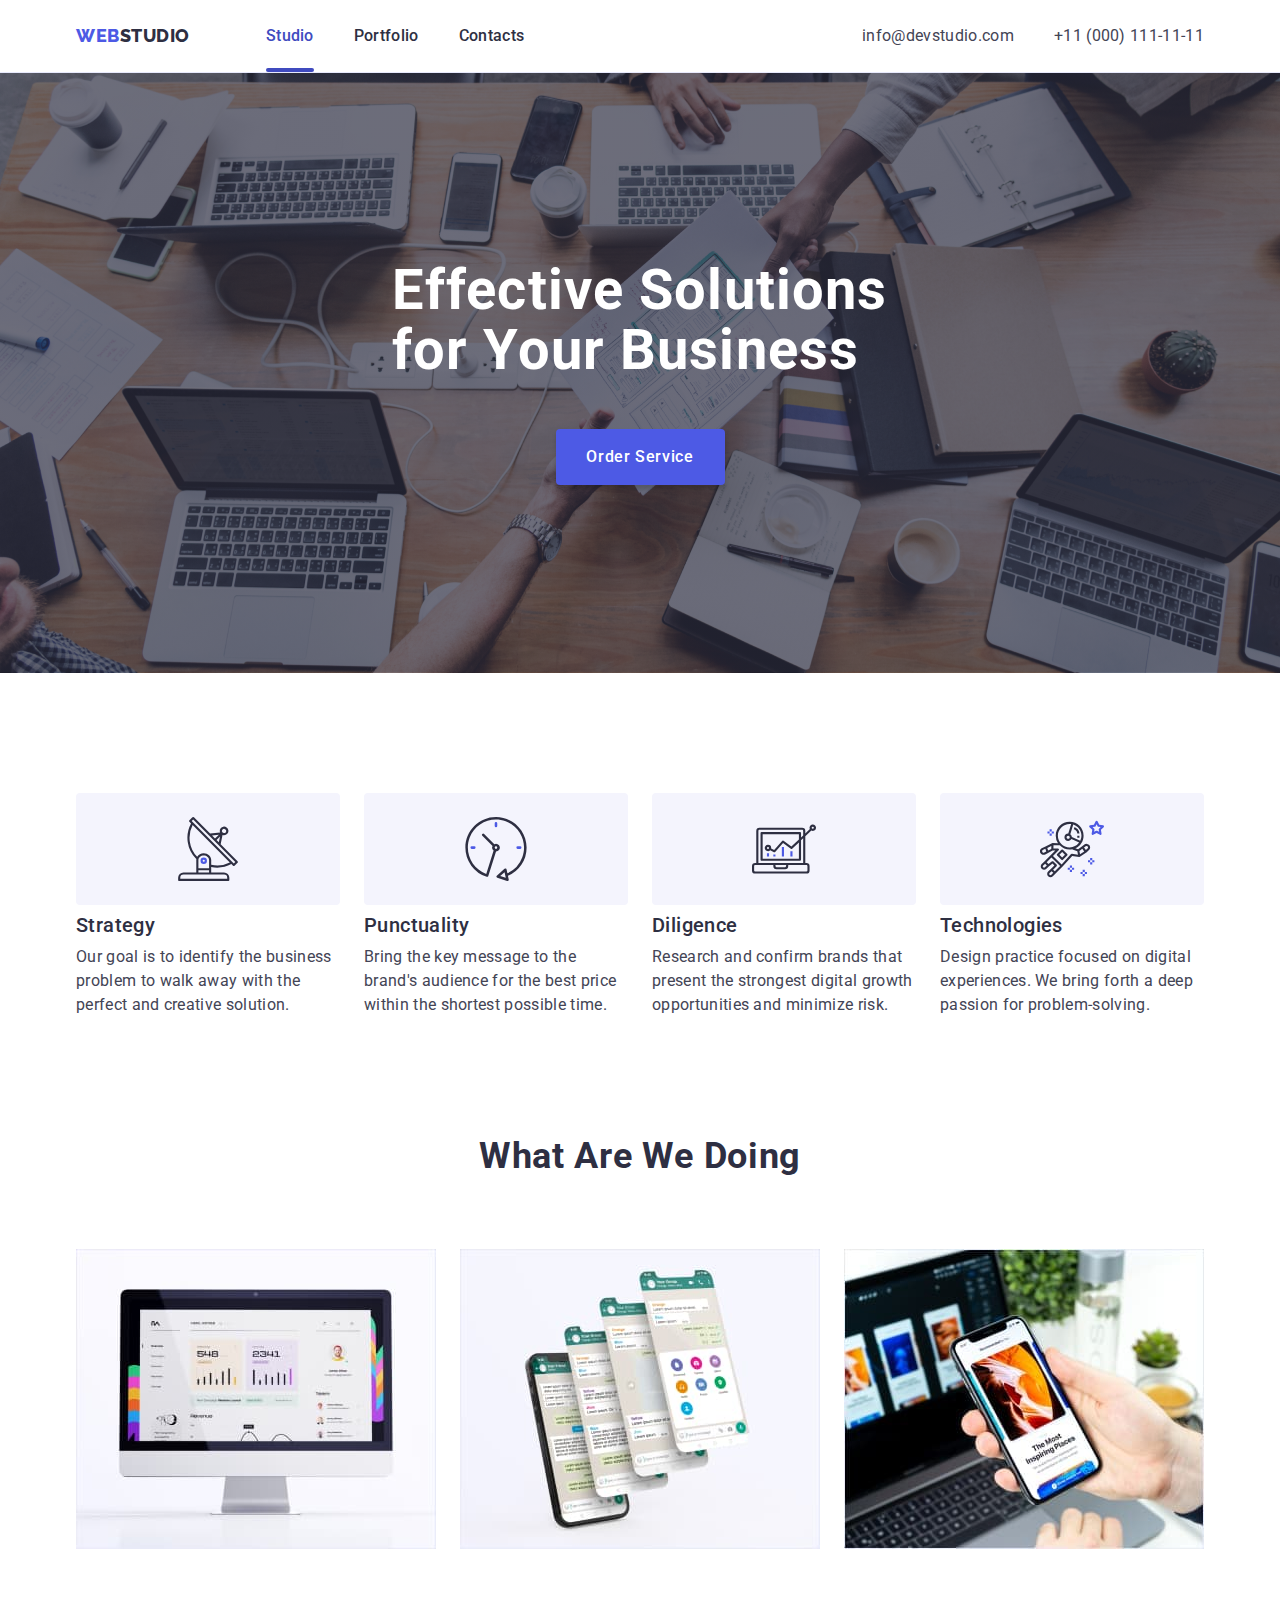
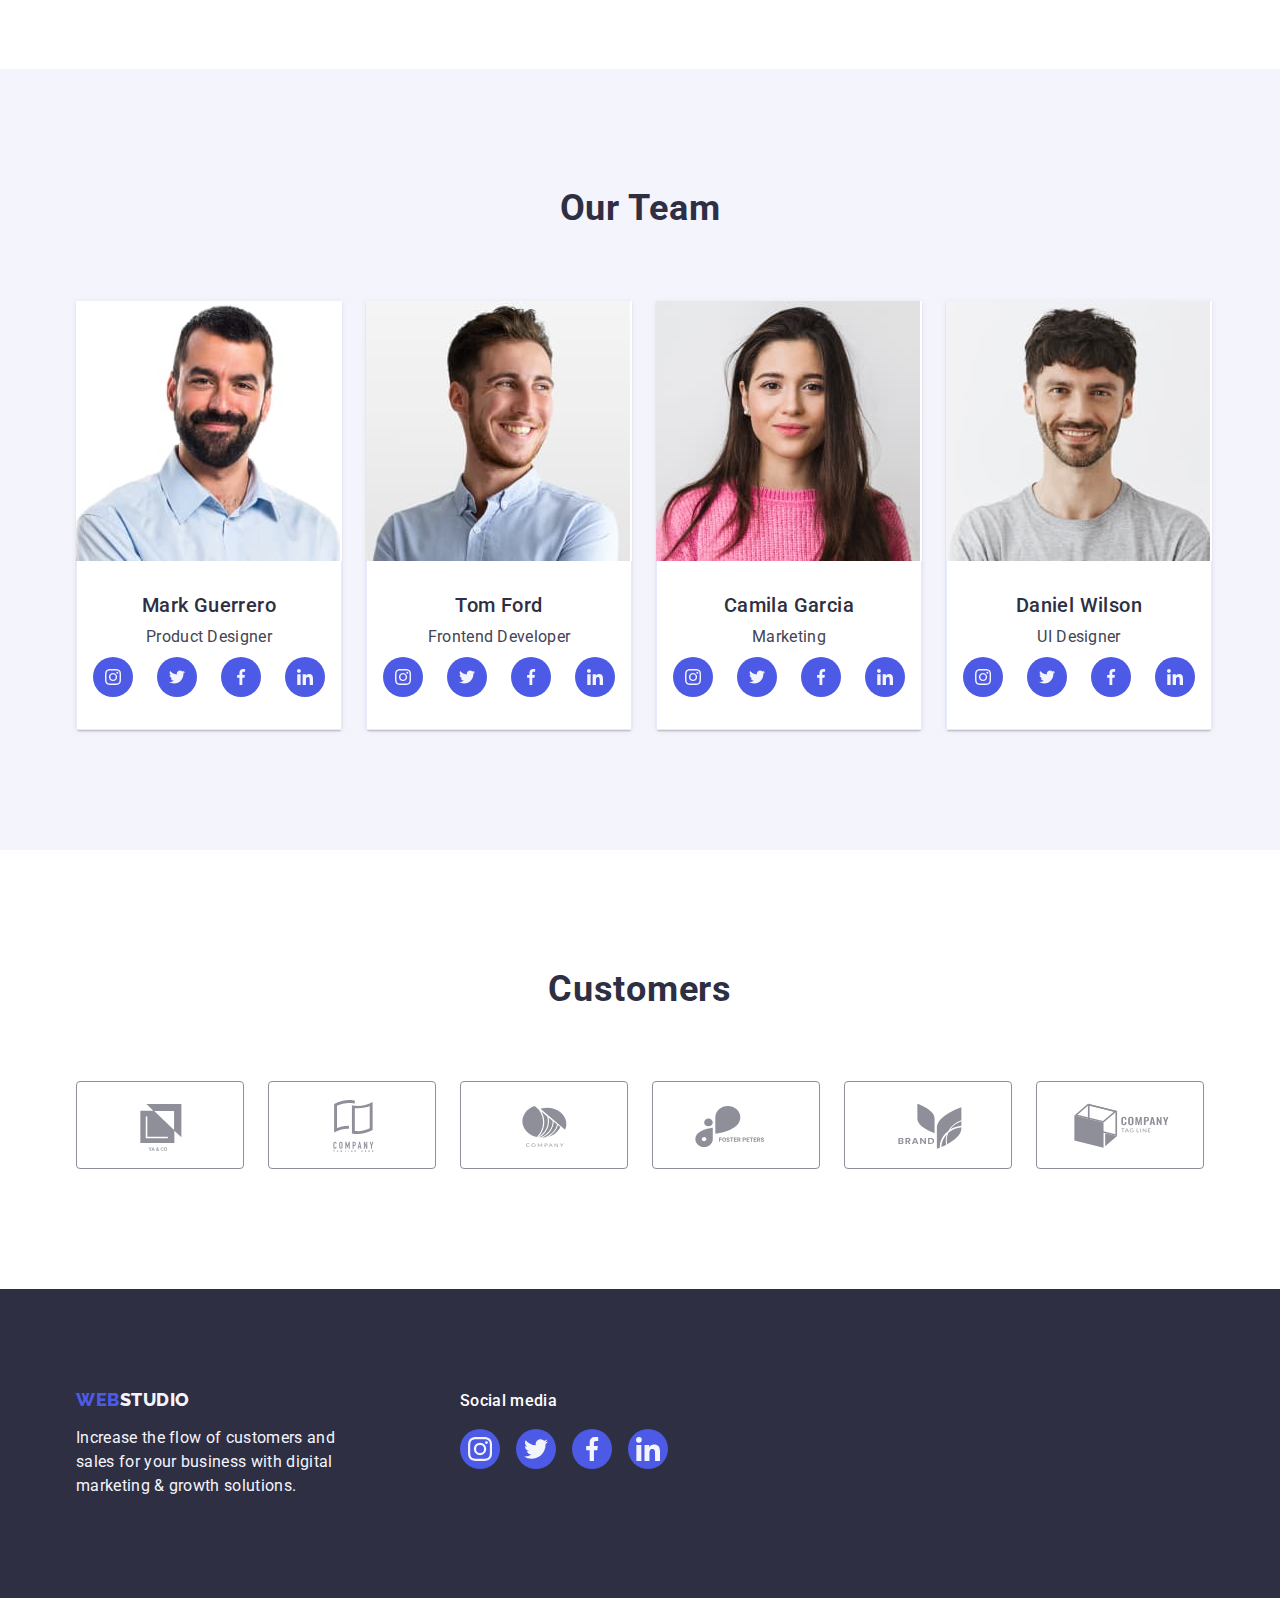
<file: index.html>
<!DOCTYPE html>
  <html lang="en">
  <head>
    <meta charset="UTF-8">
    <meta http-equiv="X-UA-Compatible" content="IE=edge">
    <meta name="viewport" content="width=device-width, initial-scale=1.0">
            <title>Home work 5</title>
         <link rel="preconnect" href="https://fonts.googleapis.com">
         <link rel="preconnect" href="https://fonts.gstatic.com" crossorigin>
         <link href="https://fonts.googleapis.com/css2?family=Raleway:wght@800&family=Roboto:wght@400;500;700;900&display=swap" rel="stylesheet">
            <!-- Normalize -->
         <link rel="stylesheet" href="https://cdn.jsdelivr.net/npm/modern-normalize@1.1.0/modern-normalize.min.css">
         <link rel="stylesheet" href="./css/styles.css"> 
          
      </head>
 
  <body>
    <!-- Шапка сайта -->
    <header class="page-header">
      <div class="container container-header">
      <nav class="page-navigation" >
        <a class="logo link" href="./index.html">Web<span class="logo-naim">Studio</span></a>

        <ul class="menu list nav">
          <li class="menu-item"><a class="menu-link link current" href="./index.html" >Studio</a></li>
          <li class="menu-item"><a class="menu-link link" href="./portfolio.html">Portfolio</a></li>
          <li class="menu-item"><a class="menu-link link" href="">Contacts</a></li>
        </ul>
      </nav>
        <address class="contacts">
          <ul class="list">
             <li class="menu-item">
                 <a class="contact-link link" href="mailto:info@devstudio.com">info@devstudio.com</a>
             </li>
             <li class="menu-item">
                 <a class="contact-link link" href="tel:+110001111111">+11 (000) 111-11-11</a>
            </li>
          </ul>
        </address>
      </div>
    </header>

    <main>
      <!-- Герой -->
      <section class="hero">
        <div class="container container-hero">
        <h1 class="hero-title">Effective Solutions for Your Business 
        </h1>
        <button class="btn" type="button" data-modal-open>Order Service </button>
      </div>     
      </section>

      <!--2 секція----- Особенности -->
      <section class="description">
        <div class="container container-description">
        <h2 class="visually-hidden" >Hang</h2> 
        <ul class="list description-list">
          <li class="stategy">
            <div class="des-icon">
            <svg class="description-icon" width="64" height="64">
            <use href="./images/icons.svg#icon-antenna"></use>
             </svg>
             </div>
            <h3 class="subtitle">Strategy</h3>
            <p class="text">
            Our goal is to identify the business problem to walk away with the perfect and creative solution. 
            </p>
            
          </li>
          <li class="stategy">
            <div class="des-icon">
            <svg class="description-icon" width="64" height="64">
            <use href="./images/icons.svg#icon-clock"></use>
             </svg>
            </div>
            <h3 class="subtitle">Punctuality</h3>
            <p class="text">
              Bring the key message to the brand's audience for the best price within the shortest possible time.
            </p>
            
          </li>
          <li class="stategy">
            <div class="des-icon">
            <svg class="description-icon" width="64" height="64">
            <use href="./images/icons.svg#icon-diagram"></use>
             </svg>
             </div>
            <h3 class="subtitle">Diligence</h3>
            <p class="text">
              Research and confirm brands that present the strongest digital growth opportunities and minimize risk.</p>
            </li>
          <li class="stategy">
            <div class="des-icon">
             <svg class="description-icon" width="64" height="64">
            <use href="./images/icons.svg#icon-astronaut"></use>
             </svg>
            </div>
            <h3 class="subtitle">Technologies</h3>
            <p class="text">
             Design practice focused on digital experiences. We bring forth a deep passion for problem-solving.
            </p>
            
          </li>
        </ul>
        </div>
      </section>

      <!--3 секція---- Примеры работ -->
      <section class="work">
        <div class="container container-work">
        <h2 class="subject">What are we doing</h2>

        <ul class="list list-work">
          <li class="title-work" >
            <img src="./images/laptop.jpg" alt="laptop" width="360" >
          </li>
          <li class="title-work">
            <img src="./images/files.jpg" alt="files" width="360" >
           </li>
          <li class="title-work" >
             <img src="./images/mobile.jpg" alt="mobile" width="360">
          </li>
        </ul>
        </div>
      </section>

      <!-- 4 секція----Our Team -->
      <section class="team">
        <div class="container">
        <h2 class="subject team-list">Our Team</h2>
        <ul class="list list-people">
          <li class="team-group">
            <img src="./images/Mark.jpg" alt="Mark Guerrero" width="264">
            <div class="card-content">
              <h3 class="subtitle team-subtitle">Mark Guerrero</h3>
              <p class="text text-subtitle">Product Designer</p>

              <ul class="socials list">
                  <li class="socials-item">
                    <a
                      class="socials-link link"
                      href="https://instagram.com"
                      target="_blank"
                      rel="noopener noreferrer"
                      aria-label="Instagram icon"
                    >
                      <svg class="socials-icon" width="16" height="16">
                        <use href="./images/icons.svg#icon-instagram"></use>
                      </svg>
                    </a>
                  </li>
                  <li class="socials-item">
                    <a
                      class="socials-link link"
                      href="https://twitter.com"
                      target="_blank"
                      rel="noopener noreferrer"
                      aria-label="Twitter icon"
                    >
                      <svg class="socials-icon" width="16" height="16">
                        <use href="./images/icons.svg#icon-twitter"></use>
                      </svg>
                    </a>
                  </li>
                  <li class="socials-item">
                    <a
                      class="socials-link link"
                      href="https://www.facebook.com"
                      target="_blank"
                      rel="noopener noreferrer"
                      aria-label="Facebook icon"
                    >
                      <svg class="socials-icon" width="16" height="16">
                        <use href="./images/icons.svg#icon-facebook"></use>
                      </svg>
                    </a>
                  </li>
                  <li class="socials-item">
                    <a
                      class="socials-link link"
                      href="https://www.linkedin.com"
                      target="_blank"
                      rel="noopener noreferrer"
                      aria-label="Linkedin icon"
                    >
                      <svg class="socials-icon" width="16" height="16">
                        <use href="./images/icons.svg#icon-linkedin"></use>
                      </svg>
                    </a>
                  </li>
                </ul>



            </div>
           </li>
          <li class="team-group">
             <img src="./images/Tom.jpg" alt="Tom Ford" width="264">
             <div class="card-content">
             <h3 class="subtitle team-subtitle">Tom Ford</h3>
             <p class="text text-subtitle">Frontend Developer</p>
             <ul class="socials list">
                  <li class="socials-item">
                    <a
                      class="socials-link link"
                      href="https://instagram.com"
                      target="_blank"
                      rel="noopener noreferrer"
                      aria-label="Instagram icon"
                    >
                      <svg class="socials-icon" width="16" height="16">
                        <use href="./images/icons.svg#icon-instagram"></use>
                      </svg>
                    </a>
                  </li>
                  <li class="socials-item">
                    <a
                      class="socials-link link"
                      href=""
                      target="_blank"
                      rel="noopener noreferrer"
                      aria-label="Twitter icon"
                    >
                      <svg class="socials-icon" width="16" height="16">
                        <use href="./images/icons.svg#icon-twitter"></use>
                      </svg>
                    </a>
                  </li>
                  <li class="socials-item">
                    <a
                      class="socials-link link"
                      href="https://www.facebook.com"
                      target="_blank"
                      rel="noopener noreferrer"
                      aria-label="Facebook icon"
                    >
                      <svg class="socials-icon" width="16" height="16">
                        <use href="./images/icons.svg#icon-facebook"></use>
                      </svg>
                    </a>
                  </li>
                  <li class="socials-item">
                    <a
                      class="socials-link link"
                      href="https://www.linkedin.com"
                      target="_blank"
                      rel="noopener noreferrer"
                      aria-label="Linkedin icon"
                    >
                      <svg class="socials-icon" width="16" height="16">
                        <use href="./images/icons.svg#icon-linkedin"></use>
                      </svg>
                    </a>
                  </li>
                </ul>
             </div>
          </li>
          <li class="team-group">
            <img src="./images/Camila.jpg" alt="Camila Garcia" width="264">
            <div class="card-content">
            <h3 class="subtitle team-subtitle">Camila Garcia</h3>
            <p class="text text-subtitle">Marketing</p>
             <ul class="socials list">
                  <li class="socials-item">
                    <a
                      class="socials-link link"
                      href="https://instagram.com"
                      target="_blank"
                      rel="noopener noreferrer"
                      aria-label="Instagram icon"
                    >
                      <svg class="socials-icon" width="16" height="16">
                        <use href="./images/icons.svg#icon-instagram"></use>
                      </svg>
                    </a>
                  </li>
                  <li class="socials-item">
                    <a
                      class="socials-link link"
                      href="https://twitter.com"
                      target="_blank"
                      rel="noopener noreferrer"
                      aria-label="Twitter icon"
                    >
                      <svg class="socials-icon" width="16" height="16">
                        <use href="./images/icons.svg#icon-twitter"></use>
                      </svg>
                    </a>
                  </li>
                  <li class="socials-item">
                    <a
                      class="socials-link link"
                      href="https://www.facebook.com"
                      target="_blank"
                      rel="noopener noreferrer"
                      aria-label="Facebook icon"
                    >
                      <svg class="socials-icon" width="16" height="16">
                        <use href="./images/icons.svg#icon-facebook"></use>
                      </svg>
                    </a>
                  </li>
                  <li class="socials-item">
                    <a
                      class="socials-link link"
                      href="https://www.linkedin.com"
                      target="_blank"
                      rel="noopener noreferrer"
                      aria-label="Linkedin icon"
                    >
                      <svg class="socials-icon" width="16" height="16">
                        <use href="./images/icons.svg#icon-linkedin"></use>
                      </svg>
                    </a>
                  </li>
                </ul>
            </div>
          </li>
          <li class="team-group">
            <img src="./images/Daniel.jpg" alt="Daniel Wilson" width="264">
            <div class="card-content">
            <h3 class="subtitle team-subtitle">Daniel Wilson</h3>
            <p class="text text-subtitle">UI Designer</p>
             <ul class="socials list">
                  <li class="socials-item">
                    <a
                      class="socials-link link"
                      href="https://instagram.com"
                      target="_blank"
                      rel="noopener noreferrer"
                      aria-label="Instagram icon"
                    >
                      <svg class="socials-icon" width="16" height="16">
                        <use href="./images/icons.svg#icon-instagram"></use>
                      </svg>
                    </a>
                  </li>
                  <li class="socials-item">
                    <a
                      class="socials-link link"
                      href="https://twitter.com"
                      target="_blank"
                      rel="noopener noreferrer"
                      aria-label="Twitter icon"
                    >
                      <svg class="socials-icon" width="16" height="16">
                        <use href="./images/icons.svg#icon-twitter"></use>
                      </svg>
                    </a>
                  </li>
                  <li class="socials-item">
                    <a
                      class="socials-link link"
                      href="https://www.facebook.com"
                      target="_blank"
                      rel="noopener noreferrer"
                      aria-label="Facebook icon"
                    >
                      <svg class="socials-icon" width="16" height="16">
                        <use href="./images/icons.svg#icon-facebook"></use>
                      </svg>
                    </a>
                  </li>
                  <li class="socials-item">
                    <a
                      class="socials-link link"
                      href="https://www.linkedin.com"
                      target="_blank"
                      rel="noopener noreferrer"
                      aria-label="Linkedin icon"
                    >
                      <svg class="socials-icon" width="16" height="16">
                        <use href="./images/icons.svg#icon-linkedin"></use>
                      </svg>
                    </a>
                  </li>
                </ul>
            </div>
          </li>
        </ul>
        </div>
      </section>
   
    <!-- 5 секція----Customers -->
    <section class="customers-section">
      <div class="container">
         <h2 class="title-customers">Customers</h2>
      <ul class="customers list">
                  <li class="customers-item">
                    <a class="partner-border" href="">
                      <svg class="customers-icon" width="104" height="56">
                        <use href="./images/icons.svg#icon-client1"></use>
                      </svg>
                    </a>
                    
                  </li>
                  <li class="customers-item">
                     <a class="partner-border" href="">
                  <svg class="customers-icon" width="104" height="56">
                        <use href="./images/icons.svg#icon-client2"></use>
                      </svg>
                      </a>
                    
                  </li>
                  <li class="customers-item">
                     <a class="partner-border" href="">
                      <svg class="customers-icon" width="104" height="56">
                        <use href="./images/icons.svg#icon-client3"></use>
                      </svg>
                    </a>
                  </li>
                  <li class="customers-item">
                    <a class="partner-border" href="">
                      <svg class="customers-icon" width="104" height="56">
                        <use href="./images/icons.svg#icon-client4"></use>
                      </svg>
                      </a>
                  </li>
                  <li class="customers-item">
                    <a class="partner-border" href="">
                      <svg class="customers-icon" width="104" height="56">
                        <use href="./images/icons.svg#icon-client5"></use>
                      </svg>
                    </a>
                  </li>
                  <li class="customers-item">
                      <a class="partner-border" href="">
                      <svg class="customers-icon" width="104" height="56">
                        <use href="./images/icons.svg#icon-client6"></use>
                      </svg>
                      </a>
                  </li>
                </ul>
      </div>
    </section>
     </main>

    <!-- Футер -->
   <footer class="footer-stile">
      <div class="container container-footer">
        <div class="footer-logo">
      <a class="logo link footers" href="./index.html">Web<span class="logo-footer">Studio</span></a>
      <p class="text-footer">Increase the flow of customers and sales 
        for your business with digital marketing & 
        growth solutions.</p>
        </div>
        <div class="footer-social">
        <p class="footer-media">Social media</p>
        <ul class="socials-footer list">
                  <li class="socials-item">
                    <a
                      class="socials-link-footer link"
                      href="https://instagram.com"
                      target="_blank"
                      rel="noopener noreferrer"
                      aria-label="Instagram icon"
                    >
                      <svg class="socials-icon" width="24" height="24">
                        <use href="./images/icons.svg#icon-instagram"></use>
                      </svg>
                    </a>
                  </li>
                  <li class="socials-item">
                    <a
                      class="socials-link-footer link"
                      href="https://twitter.com"
                      target="_blank"
                      rel="noopener noreferrer"
                      aria-label="Twitter icon"
                    >
                      <svg class="socials-icon" width="24" height="24">
                        <use href="./images/icons.svg#icon-twitter"></use>
                      </svg>
                    </a>
                  </li>
                  <li class="socials-item">
                    <a
                      class="socials-link-footer link"
                      href="https://www.facebook.com"
                      target="_blank"
                      rel="noopener noreferrer"
                      aria-label="Facebook icon"
                    >
                      <svg class="socials-icon" width="24" height="24">
                        <use href="./images/icons.svg#icon-facebook"></use>
                      </svg>
                    </a>
                  </li>
                  <li class="socials-item">
                    <a
                      class="socials-link-footer link"
                      href="https://www.linkedin.com"
                      target="_blank"
                      rel="noopener noreferrer"
                      aria-label="Linkedin icon"
                    >
                      <svg class="socials-icon" width="24" height="24">
                        <use href="./images/icons.svg#icon-linkedin"></use>
                      </svg>
                    </a>
                  </li>
                </ul>
                </div>
    </div>
    </footer>

<!-- Modal window -->
    <div class="backdrop is-hidden" data-modal>
      <div class="modal">
        <button class="modal-btn"  type="button" data-modal-close>
          <svg class="modal-icon" width="20" height="20">
            <use href="./images/icons.svg#icon-close"></use>
          </svg>
        </button>
      </div>
    </div>
    <script src="./js/modal.js"></script>
  </body>
</html>
</file>
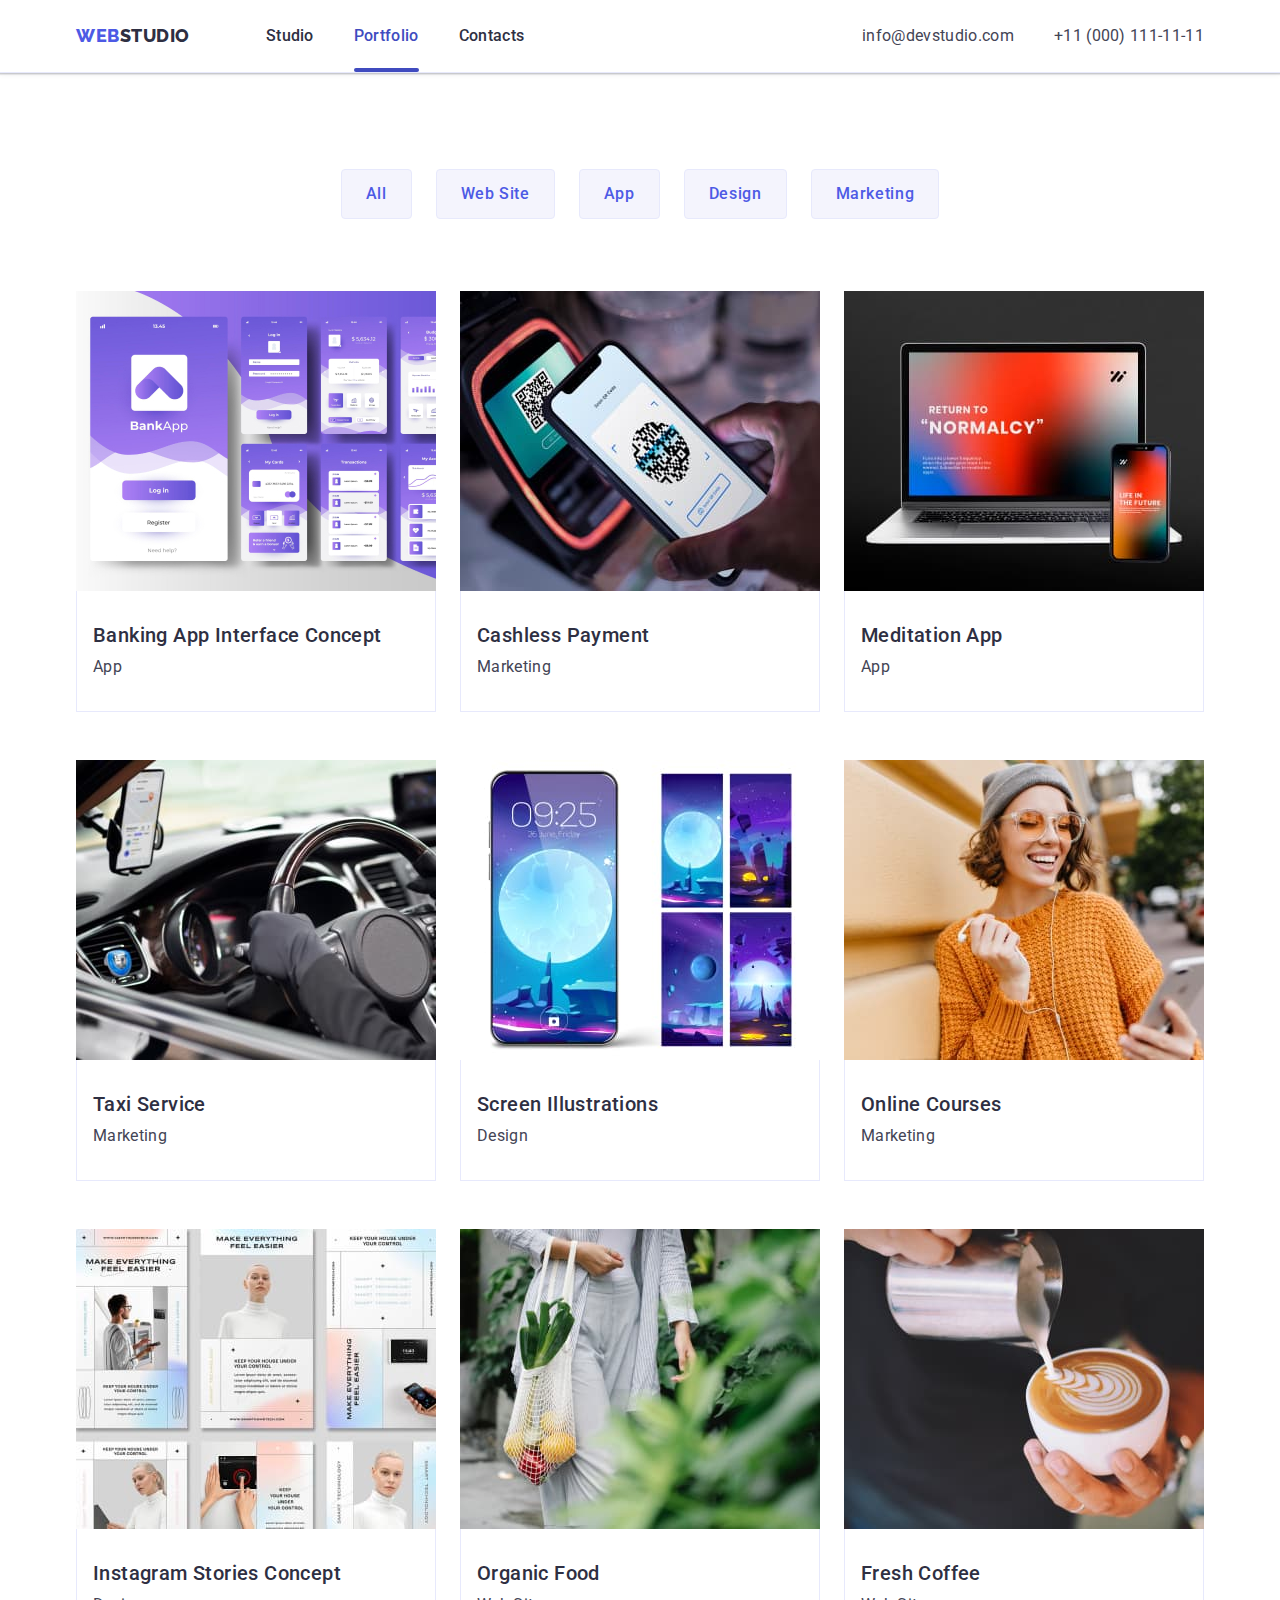
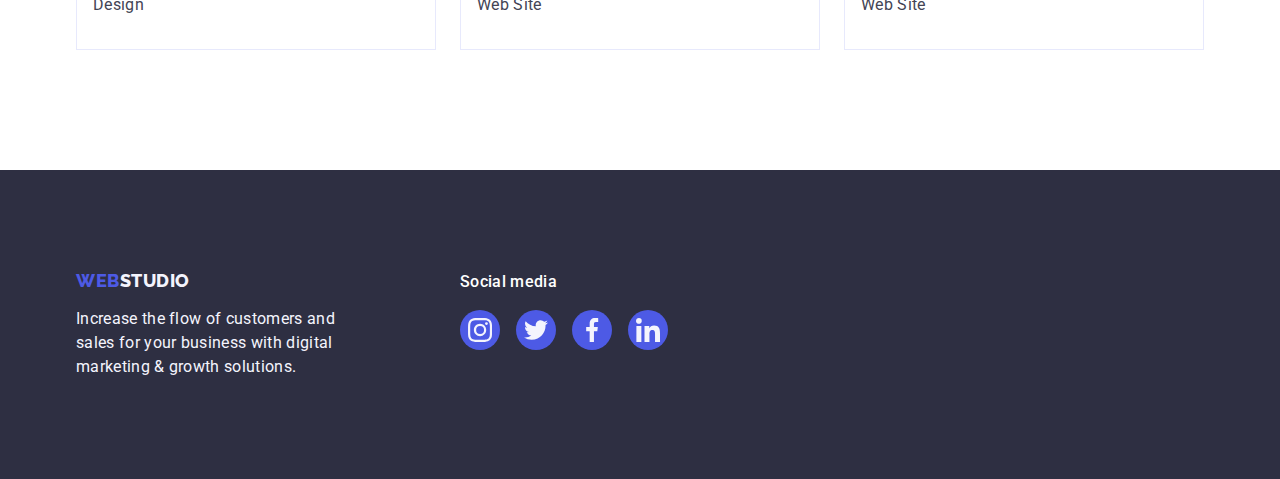
<file: portfolio.html>
<!DOCTYPE html>
  <html lang="en">
  <head>
    <meta charset="UTF-8">
    <meta http-equiv="X-UA-Compatible" content="IE=edge">
    <meta name="viewport" content="width=device-width, initial-scale=1.0">
    <!-- <link rel="icon" href="data:;base64,="> -->
         <title>Portfolio</title>
         <link rel="preconnect" href="https://fonts.googleapis.com">
         <link rel="preconnect" href="https://fonts.gstatic.com" crossorigin>
         <link href="https://fonts.googleapis.com/css2?family=Raleway:wght@800&family=Roboto:wght@400;500;700;900&display=swap" rel="stylesheet">
         <link rel="stylesheet" href="https://cdn.jsdelivr.net/npm/modern-normalize@1.1.0/modern-normalize.min.css">
         <link rel="stylesheet" href="./css/styles.css">
  </head>
  
<body>
    <!-- Шапка сайта -->
    <header class="page-header">
      <div class="container container-header">
      <nav class="page-navigation" >
        <a class="logo link" href="./index.html">Web<span class="logo-naim">Studio</span></a>

        <ul class="menu list nav">
          <li class="menu-item"><a class="menu-link link" href="./index.html" >Studio</a></li>
          <li class="menu-item"><a class="menu-link  current link" href="./portfolio.html">Portfolio</a></li>
          <li class="menu-item"><a class="menu-link link" href="">Contacts</a></li>
        </ul>
      </nav>
        <address class="contacts">
          <ul class="list">
             <li class="menu-item">
                 <a class="contact-link link" href="mailto:info@devstudio.com">info@devstudio.com</a>
             </li>
             <li class="menu-item">
                 <a class="contact-link link" href="tel:+110001111111">+11 (000) 111-11-11</a>
            </li>
          </ul>
        </address>
      </div>
    </header>

<main> 
    <section class="portfolio">
       <div class="container">
      <h1 class="visually-hidden">Portfolio</h1>
        <ul class="list desc ">
            <li>
         <button class="scrolls" type="button" >All</button>
            </li>
            <li>
                <button class="scrolls" type="button">Web Site</button>
            </li>
            <li>
                <button class="scrolls" type="button" id="app">App</button>
            </li>
            <li>
                <button class="scrolls" type="button">Design</button>
            </li>
            <li>
                <button class="scrolls" type="button">Marketing</button>
            </li>
        </ul>
       <ul class="list list-portfolio" >
          <li class="item-card" href="#app">
            <a class="link portfolio-link" href="">
           <div class="box" >
              <img class="down-card" src="./images/banking.jpg" alt="Banking App Interface Concept" width="360">
              <div class="overlay"> 
              <p> 14 Stylish and User-Friendly App Design Concepts · Task Manager App ·
                     Calorie Tracker App · Exotic Fruit Ecommerce App · Cloud Storage App
                  </p>
                  </div> 
               </div> 
             
            <div class="card-content">
            <h2 class="subtitle">Banking App Interface Concept</h2>
            <p class="text">App</p>
             </div>
            </a>
            
          </li>
          <li class="item-card">
            <a class="link portfolio-link" href="">
              <!-- <button data-modal-open> -->
               <div class="box" >
                  <img class="down-card" src="./images/payment.jpg" alt="Cashless Payment" width="360">
                <div class="overlay"> 
                  <p> 14 Stylish and User-Friendly App Design Concepts · Task Manager App ·
                     Calorie Tracker App · Exotic Fruit Ecommerce App · Cloud Storage App
                  </p>
                </div>
               </div> 
             
              <!-- </button> -->
              <div class="card-content">
            <h2 class="subtitle">Cashless Payment</h2>
            <p class="text">Marketing</p>
           </div>  
          </a>
           
          </li>
          <li class="item-card" id="app">
              <a class="link portfolio-link" href="">
                <div class="box" >
            <img  class="down-card" src="./images/meditation.jpg" alt="Meditation App" width="360">
            <div class="overlay">       
            <p> 14 Stylish and User-Friendly App Design Concepts · Task Manager App ·
                     Calorie Tracker App · Exotic Fruit Ecommerce App · Cloud Storage App
                  </p>
            </div>
               </div> 
               
               <div class="card-content">
            <h2 class="subtitle">Meditation App</h2>
            <p class="text">App</p>
           </div>  
          </a>
            
          </li>
  
    
         <li class="item-card">
           <a class="link portfolio-link" href="">
            <div class="box">
            <img class="down-card" src="./images/taxi.jpg" alt="Taxi Service" width="360">
             <div class="overlay">       
            <p> 14 Stylish and User-Friendly App Design Concepts · Task Manager App ·
                     Calorie Tracker App · Exotic Fruit Ecommerce App · Cloud Storage App
                  </p>
            </div>
            </div>
            <div class="card-content">
            <h2 class="subtitle">Taxi Service</h2>
            <p class="text">Marketing</p>
            </div>
            </a>
          </li>
          <li class="item-card">
            <a class="link portfolio-link" href="">
            <div class="box">
              <img class="down-card" src="./images/screen.jpg" alt="Screen Illustrations" width="360">
            <div class="overlay">       
            <p> 14 Stylish and User-Friendly App Design Concepts · Task Manager App ·
                     Calorie Tracker App · Exotic Fruit Ecommerce App · Cloud Storage App
                  </p>
            </div>
            </div>
            <div class="card-content">
            <h2 class="subtitle">Screen Illustrations</h2>
            <p class="text">Design</p>
          </div>  
          </a>
            
          </li>
          <li class="item-card">
             <a class="link portfolio-link" href="">
           <div class="box">
              <img class="down-card" src="./images/courses.jpg" alt="Online Courses" width="360">
           <div class="overlay">       
            <p> 14 Stylish and User-Friendly App Design Concepts · Task Manager App ·
                     Calorie Tracker App · Exotic Fruit Ecommerce App · Cloud Storage App
                  </p>
            </div>
            </div>
            <div class="card-content">
              <h2 class="subtitle">Online Courses</h2>
            <p class="text">Marketing</p>
           </div>  
          </a>
           
          </li>
    
         <li class="item-card">
           <a class="link portfolio-link" href="">
            <div class="box">
            <img class="down-card" src="./images/instagram.jpg" alt="Instagram Stories Concept" width="360">
             <div class="overlay">       
            <p> 14 Stylish and User-Friendly App Design Concepts · Task Manager App ·
                     Calorie Tracker App · Exotic Fruit Ecommerce App · Cloud Storage App
                  </p>
            </div>
            </div>
            <div class="card-content">
            <h2 class="subtitle">Instagram Stories Concept</h2>
            <p class="text">Design</p>
          </div>  
          </a>
            
          </li>
          <li class="item-card">
             <a class="link portfolio-link" href="">
            <div class="box">
              <img class="down-card" src="./images/organic.jpg" alt="Organic Food" width="360">
           <div class="overlay">       
            <p> 14 Stylish and User-Friendly App Design Concepts · Task Manager App ·
                     Calorie Tracker App · Exotic Fruit Ecommerce App · Cloud Storage App
                  </p>
            </div>
            </div>
            <div class="card-content">
            <h2 class="subtitle">Organic Food</h2>
            <p class="text">Web Site</p>
           </div>  
          </a>
           
          </li>
          <li class="item-card">
            <a class="link portfolio-link" href="">
            <div class="box">
              <img class="down-card" src="./images/coffee.jpg" alt="Fresh Coffee" width="360">
              <div class="overlay">       
            <p> 14 Stylish and User-Friendly App Design Concepts · Task Manager App ·
                     Calorie Tracker App · Exotic Fruit Ecommerce App · Cloud Storage App
                  </p>
            </div>
            </div>
            <div class="card-content">
            <h2 class="subtitle">Fresh Coffee</h2>
            <p class="text">Web Site</p>
        </div>
          </a>
        
          </li>
          </ul>
    </div>
   </section>
    </main> 
        <!-- Футер -->
   <footer class="footer-stile">
      <div class="container container-footer">
        <div class="footer-logo">
      <a class="logo link footers" href="./index.html">Web<span class="logo-footer">Studio</span></a>
      <p class="text-footer">Increase the flow of customers and sales 
        for your business with digital marketing & 
        growth solutions.</p>
        </div>
        <div class="footer-social">
        <p class="footer-media">Social media</p>
        <ul class="socials-footer list">
                  <li class="socials-item">
                    <a
                      class="socials-link-footer link"
                      href="https://instagram.com"
                      target="_blank"
                      rel="noopener noreferrer"
                      aria-label="Instagram icon"
                    >
                      <svg class="socials-icon" width="24" height="24">
                        <use href="./images/icons.svg#icon-instagram"></use>
                      </svg>
                    </a>
                  </li>
                  <li class="socials-item">
                    <a
                      class="socials-link-footer link"
                      href="https://twitter.com"
                      target="_blank"
                      rel="noopener noreferrer"
                      aria-label="Twitter icon"
                    >
                      <svg class="socials-icon" width="24" height="24">
                        <use href="./images/icons.svg#icon-twitter"></use>
                      </svg>
                    </a>
                  </li>
                  <li class="socials-item">
                    <a
                      class="socials-link-footer link"
                      href="https://www.facebook.com"
                      target="_blank"
                      rel="noopener noreferrer"
                      aria-label="Facebook icon"
                    >
                      <svg class="socials-icon" width="24" height="24">
                        <use href="./images/icons.svg#icon-facebook"></use>
                      </svg>
                    </a>
                  </li>
                  <li class="socials-item">
                    <a
                      class="socials-link-footer link"
                      href="https://www.linkedin.com"
                      target="_blank"
                      rel="noopener noreferrer"
                      aria-label="Linkedin icon"
                    >
                      <svg class="socials-icon" width="24" height="24">
                        <use href="./images/icons.svg#icon-linkedin"></use>
                      </svg>
                    </a>
                  </li>
                </ul>
                </div>
    </div>
    </footer>
  </body>
</html>
</file>
<file: css/styles.css>
/* root */
:root{
 --iris:#4D5AE5;
 --ocean:#404BBF;
 --navy-blue:#2E2F42;
 --green:#31D0AA;
 --slate:#434455;
 --light-slate:#8E8F99;
 --cornflower:#E7E9FC;
 --cloud:#F4F4FD;
 --navy-blue-modal:#2E2F42;
 --grey:#2E2F42;
 --white:#FFFFFF; 
 --anim-fast: 250ms cubic-bezier(0.4, 0, 0.2, 1);
}

p, h1, h2, h3, h4{
margin-top: 0;
margin-bottom: 0;
}
ul,li{
    margin-top: 0;
    margin-bottom: 0;
    padding-left: 0;
}
img{
    display: block;
}

address{
    font-style: normal;
}
body{
     color:var(--slate);
     font-family: "Roboto", sans-serif;
     background:var(--white);
      /* max-width: 1440px; */
       }
.list{
    list-style: none;
    display: flex;
    align-items: center;
    gap: 40px;
}
.link{
    text-decoration: none;
}
.container{
     width: 1158px;
     padding: 0 15px; 
     margin: 0 auto;
     /* outline: 2px solid red; */
      }

/* ==========Шапка сайту HEADER========== */
.container-header{
  display: flex;

  align-items: center;
  justify-content: space-between;
}
.page-header{
    /* position: fixed;
  width: 100%; */
   border-bottom: 1px solid var(--cornflower);
    box-shadow: 0px 2px 1px rgba(46, 47, 66, 0.08), 0px 1px 1px rgba(46, 47, 66, 0.16), 0px 1px 6px rgba(46, 47, 66, 0.08); 
    
}
.page-navigation{
    display: flex;
    align-items: center; 
   
}
.logo{
    margin-right: 76px;
font-family: 'Raleway', sans-serif;
font-weight: 800;
font-size: 18px;
line-height: 1.17;
letter-spacing: 0.03em;
text-transform: uppercase;
color: var(--iris);
}
.logo-naim{
    color:var(--navy-blue);
}
.menu{
    /* position: absolute; */
  display: flex;
  align-items: center;
}

.menu-link{
    position: relative;
    display: block;
    padding-top: 24px; 
    padding-bottom: 24px;
    font-weight: 500;
    font-size: 16px;
    line-height: 1.5;
    letter-spacing: 0.02em;
    color: var(--navy-blue);
    transition: color var(--anim-fast);
}
.menu-link:hover,
.menu-link:focus{
    color:var(--ocean);
}
.menu-link::after{
  content: '';
  position: absolute;
  bottom:0;
  left: 0;

  display: block;
  width: 100%;
  height: 4px;
  border-radius: 4px;

}
.menu-link.current{
color: var(--ocean);
transition: background-color var(--anim-fast);
}
.menu-link.current::after
/* .menu-link:hover::after,
.menu-link:focus::after  */
{
  background-color: var(--ocean);
}
.contact-link{
 display: flex;
 align-items: center;
 font-size: 16px;
 line-height: 1.5;
 letter-spacing: 0.02em;
 color: var(--slate);
 transition: color var(--anim-fast);

}
.contact-link:hover,
.contact-link:focus{
    color:var(--ocean);
}

/* ========== 1 секція HERO========== */
.container-hero{
 
    justify-content: center;
}
.hero{
    padding: 188px 0;
    background-color:var(--navy-blue);
    background-image: linear-gradient(rgba(46, 47, 66, 0.7), rgba(46, 47, 66, 0.7)), url(../images/img-name.jpg);
    background-repeat: no-repeat;
    background-position: center;
    background-size: cover;
    max-width: 1440px;
    margin-left: auto;
    margin-right: auto;
   
   
    
}
.hero-title{
    display: block;
    margin-left: auto;
    margin-right: auto;
font-weight: 700;
font-size: 56px;
line-height: 1.07;
letter-spacing: 0.02em;
 color:var(--white); 
 max-width: 496px;
 margin-bottom: 48px;
 
}

.btn{
display: block;
margin-left: auto;
margin-right: auto;
min-width: 169px;
height: 56px;
border: none; 
font-family: inherit;
font-weight: 500;
font-size: 16px;
line-height: 1.5;
align-items: center;
letter-spacing: 0.04em;
color: var(--white);
background: var(--iris);
box-shadow: 0px 4px 4px rgba(0, 0, 0, 0.15);
border-radius: 4px;
cursor: pointer;
transition: background var(--anim-fast);
}
.btn:hover,
.btn:focus{
    background:var(--ocean);
}
/* ==========2 секція HANG========== */
.container-description{
display: flex;
}
.description{
padding: 120px 0 ;
}
.description-list{
    display: flex;
    flex-wrap: wrap;
    gap: 24px;
   }
   .des-icon{
 display: flex;
  height: 112px;
  align-items: center;
  justify-content: center;
  /* margin: 24px; */
background-color:var(--cloud);
border-radius: 4px;
  margin-bottom: 8px;
}
.description-icon{
 margin: 24px ;
}


.stategy{
    flex-basis:calc((100% - 72px) / 4);
}
.subtitle{
font-weight: 500;
font-size: 20px;
line-height: 1.2;
letter-spacing: 0.02em;
color: var(--navy-blue);
background-color: var(--white);
margin-bottom: 8px;

}
.team-subtitle{
text-align: center;
}
.text{
font-weight: 400;
font-size: 16px;
line-height: 1.5;
letter-spacing: 0.02em;
color: var(--slate);
}
.text-subtitle{
 text-align: center;   
 margin-bottom: 8px;
}
/* ========== 3 секція What are we doing========== */
.container-work{
 
}
.work{
padding-bottom: 120px; 
}
.list-work{
    display: flex;
    flex-wrap: wrap;
    gap: 24px;

}
.list-work:not(:last-child){
    margin-right: 24px;
}

.title-work{
flex-basis: calc((100% - 48px) / 3);
}

/* ========== 4 секція TEAM========== */
.card-content{
     padding-top: 32px; 
     padding-bottom: 32px; 
     padding-left: 16px; 
     padding-right: 16px;
     border: 1px solid #e7e9fc;
     border-top: 0;
     /* padding: 32px 0 32px; */
      /* border-radius: 0px 0px 4px 4px;
      box-shadow:0px 1px 6px rgba(46, 47, 66, 0.08), 0px 1px 1px rgba(46, 47, 66, 0.16), 0px 2px 1px rgba(46, 47, 66, 0.08);
 */
}
.list-people{
    display: flex;
    /* flex-wrap: wrap; */
    gap: 24px;
     flex-basis: calc((100% - 72px) / 4);
}
.subject{
font-weight: 700;
font-size: 36px;
line-height: 1.11;
text-align: center;
letter-spacing: 0.02em;
text-transform: capitalize;
color: var(--navy-blue);
background-color:var(--white); 
margin-bottom: 72px;

}
.team-group{
    background-color: var(--white);
   box-shadow: 0px 1px 6px rgba(46, 47, 66, 0.08), 0px 1px 1px rgba(46, 47, 66, 0.16), 0px 2px 1px rgba(46, 47, 66, 0.08);
    border-radius: 0px 0px 4px 4px;
}
.team{ 
 background-color:var(--cloud);
 padding: 120px 0;
}
.team-list{
  background-color:var(--cloud); }

/* Socials icons */
.socials {
  display: flex;
  justify-content: center;
  gap: 24px;
  }
.socials-link {
  display: flex;
  justify-content: center;
  align-items: center;

  width: 40px;
  height: 40px;
  
  background-color: var(--iris);
  border-radius: 50%;
}
.socials-link:hover,
.socials-link:focus {
  background-color: var(--ocean);
 
}
.socials-icon {
   fill: var(--cloud);
}

/* ==========5 секція Customers========== */
.customers-section{
    padding-top: 120px;
    padding-bottom: 120px;
}
.customers-icon{
      fill: currentColor;
}
/* .customers-main{
    width: 1158px;
    margin-left: auto;
    margin-right: auto;
    padding-left: 15px;
    padding-right: 15px;
    outline: 2px solid red;  
} */
.title-customers{
    font-weight: 700;
    font-size: 36px;
    line-height: 1.1;
    text-align: center;
    letter-spacing: 0.02em;
    /* text-transform: capitalize; */
    color: var(--navy-blue);
    margin-bottom: 72px;
}
.customers{
display: flex; 
gap: 24px;

height: 88px;
justify-content: center;
    /* align-items: center; */


}
.partner-border{
    display: flex;
    align-items: center;
    justify-content: center;
    background-color: var(--white);
    color: var(--light-slate);
    /* margin: auto; */
    height: 100%;
    /* padding: 16px 32px; */
    border: 1px solid var(--light-slate);
    border-radius: 4px;
    gap: 24px;
    transition: color var(--anim-fast),border-color var(--anim-fast);
}

.customers-item{
width: calc((100% - 120px) / 6);
 height:88px; 

}

.partner-border:hover,
.partner-border:focus{
    border-color: #404bbf;
    color: #404bbf; 
}


/* ==========FOOTER========== */
.footer-stile{
background:var(--navy-blue);
padding: 100px 0;
}
.logo-footer{
    color:var(--cloud);}

   .footers
   {display: inline-block;
    margin-bottom: 16px;
    margin-right: 0;
 }  

.text-footer{
font-weight: 400;
font-size: 16px;
line-height: 1.5;
letter-spacing: 0.02em;
color:  var(--cloud);
width: 264px;
}
/* ==========FOOTER========== */
.scrolls{

 font-style: normal;
font-weight: 500;
font-size: 16px;
line-height: 1.5;
letter-spacing: 0.04em;
color:var(--iris);
background-color:var(--cloud);
cursor: pointer;
/* display: flex;
flex-direction: row;
align-items: flex-start; */
padding: 12px 24px;
display: inline-block;
border: 1px solid var(--cornflower); 
 border-radius: 4px;
 transition: color var(--anim-fast),background-color var(--anim-fast),box-shadow var(--anim-fast);
 }
.scrolls:hover,
.scrolls:focus{

    color: var(--white);
    background-color:var(--ocean);
    /* border-color: 1px solid transparent var(--ocean); */
    border-color:  var(--ocean);
    box-shadow: 0px 3px 1px rgba(0, 0, 0, 0.1), 0px 2px 1px rgba(0, 0, 0, 0.08), 0px 2px 2px rgba(0, 0, 0, 0.12); 

}
.container-footer{
 display: flex;
   align-items: baseline
}
.footer-logo{
 margin-right: 120px;
}
.footer-media{
font-weight: 500;
font-size: 16px;
line-height: 1.5;
letter-spacing: 0.02em;
color:var(--white);
 margin-bottom: 16px;

}
.footer-social{
 
}
.socials-footer{
display: flex;
  justify-content: center;
  gap: 16px;
}

.socials-link-footer {
  display: flex;
  justify-content: center;
  align-items: center;

  width: 40px;
  height: 40px;
  gap: 16px;
  background-color: #4d5ae5;
  border-radius: 50%;
  transition: background-color var(--anim-fast),box-shadow var(--anim-fast);
}
.socials-link-footer:hover,
.socials-link-footer:focus {
  background-color: var(--green);
  box-shadow: 0px 1px 6px rgba(46, 47, 66, 0.08), 0px 1px 1px rgba(46, 47, 66, 0.16), 0px 2px 1px rgba(46, 47, 66, 0.08); 
 
}

/* Скрываем название */
.visually-hidden {
  position: absolute;
  width: 1px;
  height: 1px;
  margin: -1px;
  border: 0;
  padding: 0;
  white-space: nowrap;
  clip-path: inset(100%);
  clip: rect(0 0 0 0);
  overflow: hidden;
}
/* **************PORTFOLIO ***********/
.portfolio{
    padding: 96px 0 120px;
}
.desc{
    justify-content: center;
    margin-bottom: 72px;
    gap: 24px;
}
.list-portfolio{
    flex-wrap: wrap;
    column-gap: 24px;
    row-gap: 48px;
}
.portfolio-link {
    display: block;
     transition:box-shadow var(--anim-fast);
    
}
.portfolio-link:hover,
.portfolio-link:focus{
    box-shadow: 0px 1px 6px rgba(46, 47, 66, 0.08),
    0px 1px 1px rgba(46, 47, 66, 0.16), 0px 2px 1px rgba(46, 47, 66, 0.08);
}

.nav{
    display: flex;
  align-items: center;
  gap: 40px;
}

.box {
  position: relative;
  width: 360px;
  height: 300px;
  margin: 0 auto;
  overflow: hidden;
}

.overlay {
  position: absolute;
  top: 0;
  left: 0;
  padding: 40px 32px;
  width: 100%;
  height: 100%;
  background-color: var(--iris);

  transform: translatey(100%);
  transition: var(--anim-fast);
  }

.box:hover .overlay {
  transform: translatey(0);
}

.overlay p {
  color: var(--cloud);
  
  line-height: 1.5;
  letter-spacing: 0.02em;
}



/* Modal styles */
.backdrop {
  position: fixed;
  top: 0;
  left: 0;
  z-index:100;

  width: 100%;
  height: 100%;

  background-color: rgba(46, 47, 66, 0.4);
  backdrop-filter: blur(4px);

  opacity: 1;
  visibility: visible;
  /* pointer-events: initial; */

  transition: opacity 200ms ease, visibility 200ms ease, backdrop-filter 200ms ease;
}
.modal {
  position: absolute;
  top:50%;
  left:50%;

  width: 408px;
  min-height: 576px;

  transform: translate(-50%,-50%) rotate(0) scale(1);
  opacity: 1;

  /* padding: 24px; */

  background-color: #FFFFFF;
  box-shadow: 0px 1px 1px rgba(0, 0, 0, 0.14), 0px 1px 3px rgba(0, 0, 0, 0.12), 0px 2px 1px rgba(0, 0, 0, 0.2);
  border-radius: 4px;

  transition: transform 300ms linear 200ms, opacity 300ms linear 200ms;
}
.modal-btn {
  position: absolute;
  top: 25px;
  right: 24px;

  display: flex;
  align-items: center;
  justify-content: center;
  width: 24px;
  height: 24px;

  color: var(--secondary-bg-cl);

  border-radius: 50%;
  border: none;

  cursor: pointer;
}
.is-hidden{
  opacity: 0;
  visibility: hidden;
  pointer-events: none;
}
.backdrop.is-hidden .modal {
  transform: translate(-50%, -50%) rotate(360deg) scale(0.2);
  opacity: 0;
}
</file>
